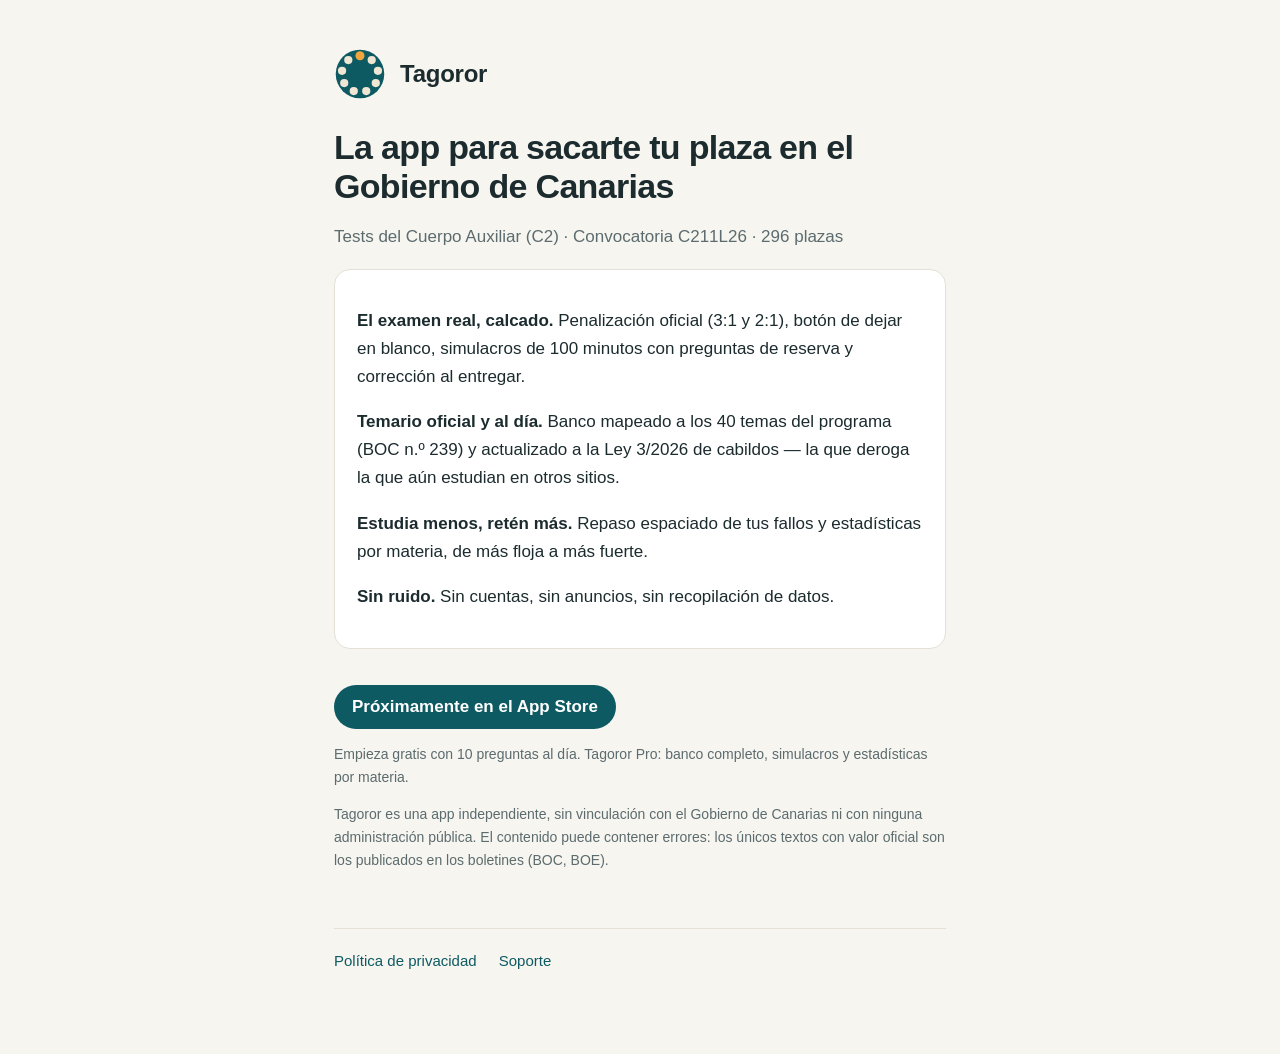
<file: index.html>
<!doctype html>
<html lang="es">
<head>
<meta charset="utf-8">
<meta name="viewport" content="width=device-width, initial-scale=1">
<title>Tagoror — Oposiciones del Gobierno de Canarias</title>
<meta name="description" content="Tests del Cuerpo Auxiliar C2 del Gobierno de Canarias con la penalización real, simulacros de examen y repaso inteligente. Temario actualizado a la Ley 3/2026.">
<link rel="stylesheet" href="styles.css">
</head>
<body>
<main>
  <header><svg width="52" height="52" viewBox="0 0 120 120" aria-hidden="true"><circle cx="60" cy="60" r="56" fill="#0e5a63"/><g fill="#efe6d3"><circle cx="87" cy="27.8" r="9.5"/><circle cx="101.4" cy="52.7" r="9.5"/><circle cx="96.4" cy="81" r="9.5"/><circle cx="74.4" cy="99.5" r="9.5"/><circle cx="45.6" cy="99.5" r="9.5"/><circle cx="23.6" cy="81" r="9.5"/><circle cx="18.6" cy="52.7" r="9.5"/><circle cx="33" cy="27.8" r="9.5"/></g><circle cx="60" cy="18" r="10.5" fill="#f0a63c"/></svg><span class="name">Tagoror</span></header>
  <h1>La app para sacarte tu plaza en el Gobierno de Canarias</h1>
  <p class="muted">Tests del Cuerpo Auxiliar (C2) · Convocatoria C211L26 · 296 plazas</p>

  <div class="card">
    <p><strong>El examen real, calcado.</strong> Penalización oficial (3:1 y 2:1), botón de dejar en blanco, simulacros de 100 minutos con preguntas de reserva y corrección al entregar.</p>
    <p><strong>Temario oficial y al día.</strong> Banco mapeado a los 40 temas del programa (BOC n.º 239) y actualizado a la Ley 3/2026 de cabildos — la que deroga la que aún estudian en otros sitios.</p>
    <p><strong>Estudia menos, retén más.</strong> Repaso espaciado de tus fallos y estadísticas por materia, de más floja a más fuerte.</p>
    <p><strong>Sin ruido.</strong> Sin cuentas, sin anuncios, sin recopilación de datos.</p>
  </div>

  <span class="badge">Próximamente en el App Store</span>
  <p class="muted" style="font-size:14px">Empieza gratis con 10 preguntas al día. Tagoror Pro: banco completo, simulacros y estadísticas por materia.</p>

  <p class="muted" style="font-size:14px">Tagoror es una app independiente, sin vinculación con el Gobierno de Canarias ni con ninguna administración pública. El contenido puede contener errores: los únicos textos con valor oficial son los publicados en los boletines (BOC, BOE).</p>

  <nav class="footer">
    <a href="privacidad.html">Política de privacidad</a>
    <a href="soporte.html">Soporte</a>
  </nav>
</main>
</body>
</html>
</file>
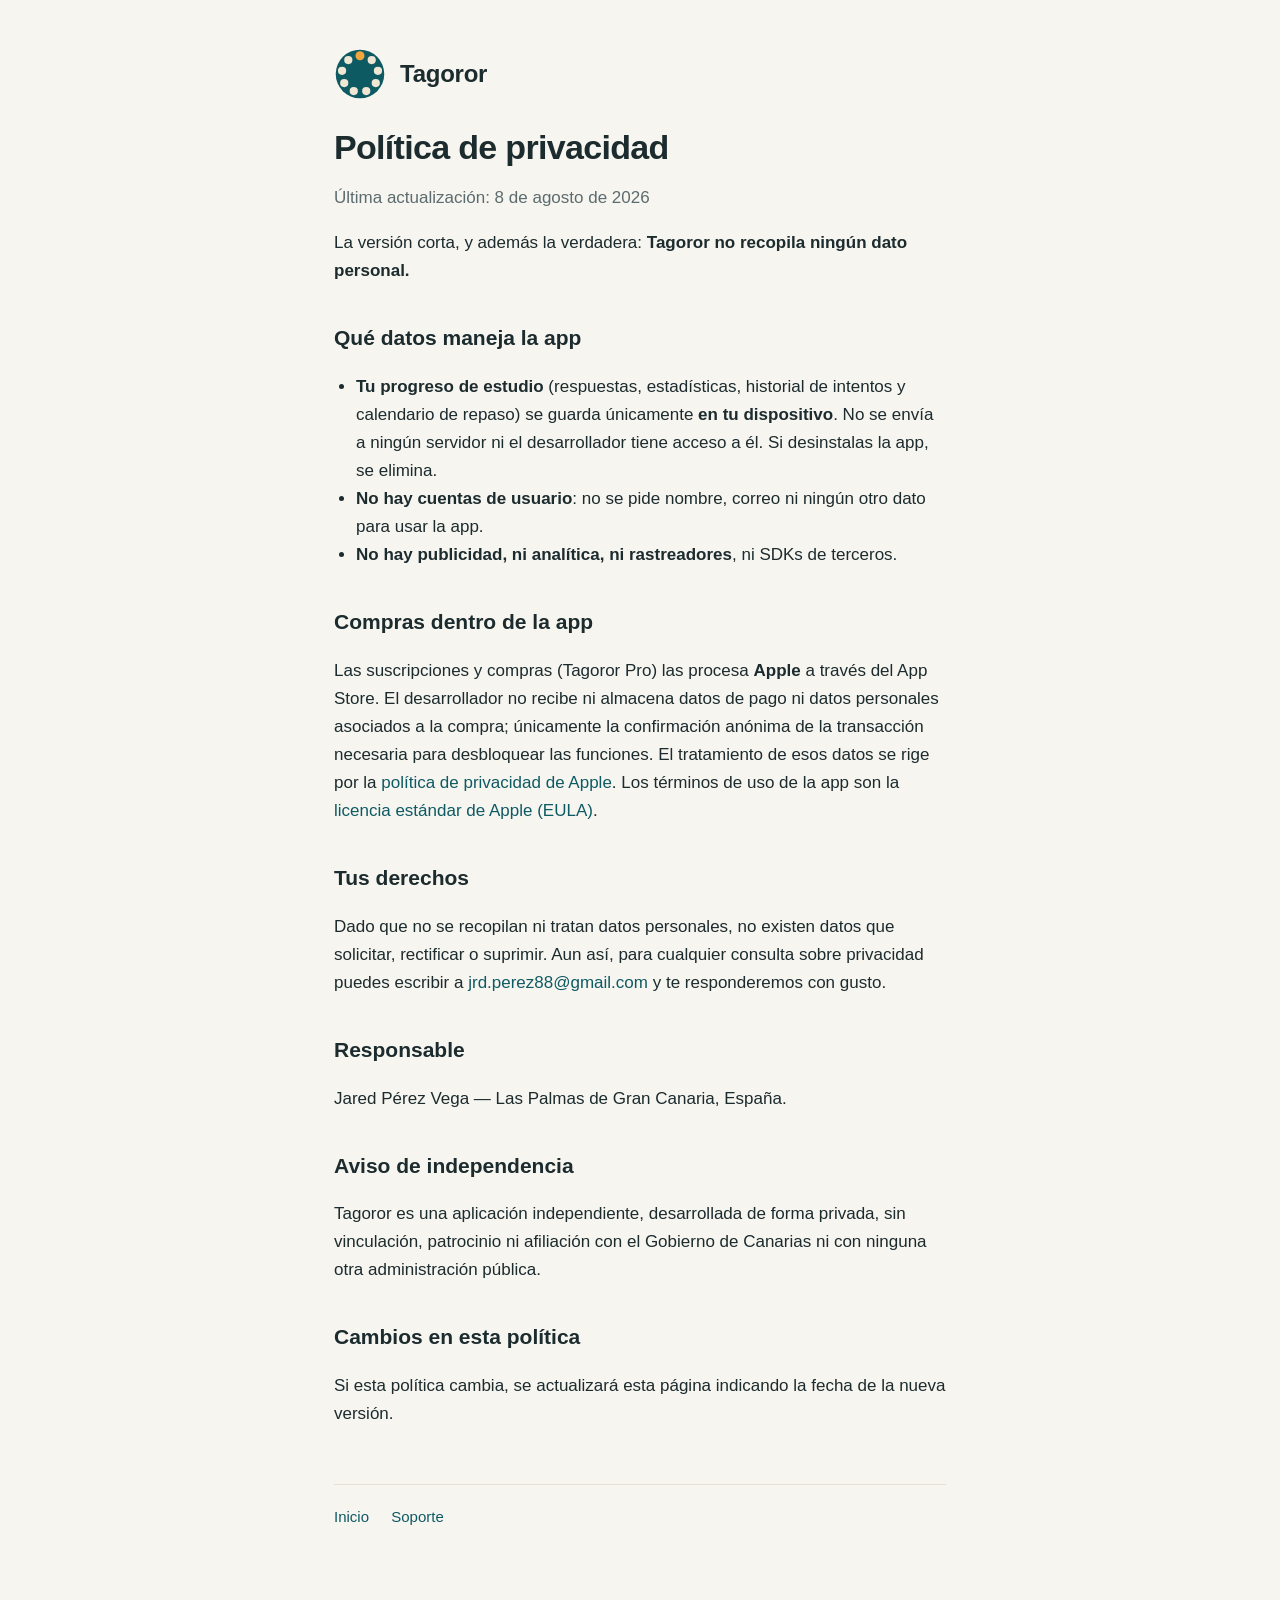
<file: privacidad.html>
<!doctype html>
<html lang="es">
<head>
<meta charset="utf-8">
<meta name="viewport" content="width=device-width, initial-scale=1">
<title>Política de privacidad — Tagoror</title>
<link rel="stylesheet" href="styles.css">
</head>
<body>
<main>
  <header><svg width="52" height="52" viewBox="0 0 120 120" aria-hidden="true"><circle cx="60" cy="60" r="56" fill="#0e5a63"/><g fill="#efe6d3"><circle cx="87" cy="27.8" r="9.5"/><circle cx="101.4" cy="52.7" r="9.5"/><circle cx="96.4" cy="81" r="9.5"/><circle cx="74.4" cy="99.5" r="9.5"/><circle cx="45.6" cy="99.5" r="9.5"/><circle cx="23.6" cy="81" r="9.5"/><circle cx="18.6" cy="52.7" r="9.5"/><circle cx="33" cy="27.8" r="9.5"/></g><circle cx="60" cy="18" r="10.5" fill="#f0a63c"/></svg><span class="name">Tagoror</span></header>
  <h1>Política de privacidad</h1>
  <p class="muted">Última actualización: 8 de agosto de 2026</p>

  <p>La versión corta, y además la verdadera: <strong>Tagoror no recopila ningún dato personal.</strong></p>

  <h2>Qué datos maneja la app</h2>
  <ul>
    <li><strong>Tu progreso de estudio</strong> (respuestas, estadísticas, historial de intentos y calendario de repaso) se guarda únicamente <strong>en tu dispositivo</strong>. No se envía a ningún servidor ni el desarrollador tiene acceso a él. Si desinstalas la app, se elimina.</li>
    <li><strong>No hay cuentas de usuario</strong>: no se pide nombre, correo ni ningún otro dato para usar la app.</li>
    <li><strong>No hay publicidad, ni analítica, ni rastreadores</strong>, ni SDKs de terceros.</li>
  </ul>

  <h2>Compras dentro de la app</h2>
  <p>Las suscripciones y compras (Tagoror Pro) las procesa <strong>Apple</strong> a través del App Store. El desarrollador no recibe ni almacena datos de pago ni datos personales asociados a la compra; únicamente la confirmación anónima de la transacción necesaria para desbloquear las funciones. El tratamiento de esos datos se rige por la <a href="https://www.apple.com/legal/privacy/es/">política de privacidad de Apple</a>. Los términos de uso de la app son la <a href="https://www.apple.com/legal/internet-services/itunes/dev/stdeula/">licencia estándar de Apple (EULA)</a>.</p>

  <h2>Tus derechos</h2>
  <p>Dado que no se recopilan ni tratan datos personales, no existen datos que solicitar, rectificar o suprimir. Aun así, para cualquier consulta sobre privacidad puedes escribir a <a href="mailto:jrd.perez88@gmail.com">jrd.perez88@gmail.com</a> y te responderemos con gusto.</p>

  <h2>Responsable</h2>
  <p>Jared Pérez Vega — Las Palmas de Gran Canaria, España.</p>

  <h2>Aviso de independencia</h2>
  <p>Tagoror es una aplicación independiente, desarrollada de forma privada, sin vinculación, patrocinio ni afiliación con el Gobierno de Canarias ni con ninguna otra administración pública.</p>

  <h2>Cambios en esta política</h2>
  <p>Si esta política cambia, se actualizará esta página indicando la fecha de la nueva versión.</p>

  <nav class="footer">
    <a href="index.html">Inicio</a>
    <a href="soporte.html">Soporte</a>
  </nav>
</main>
</body>
</html>
</file>
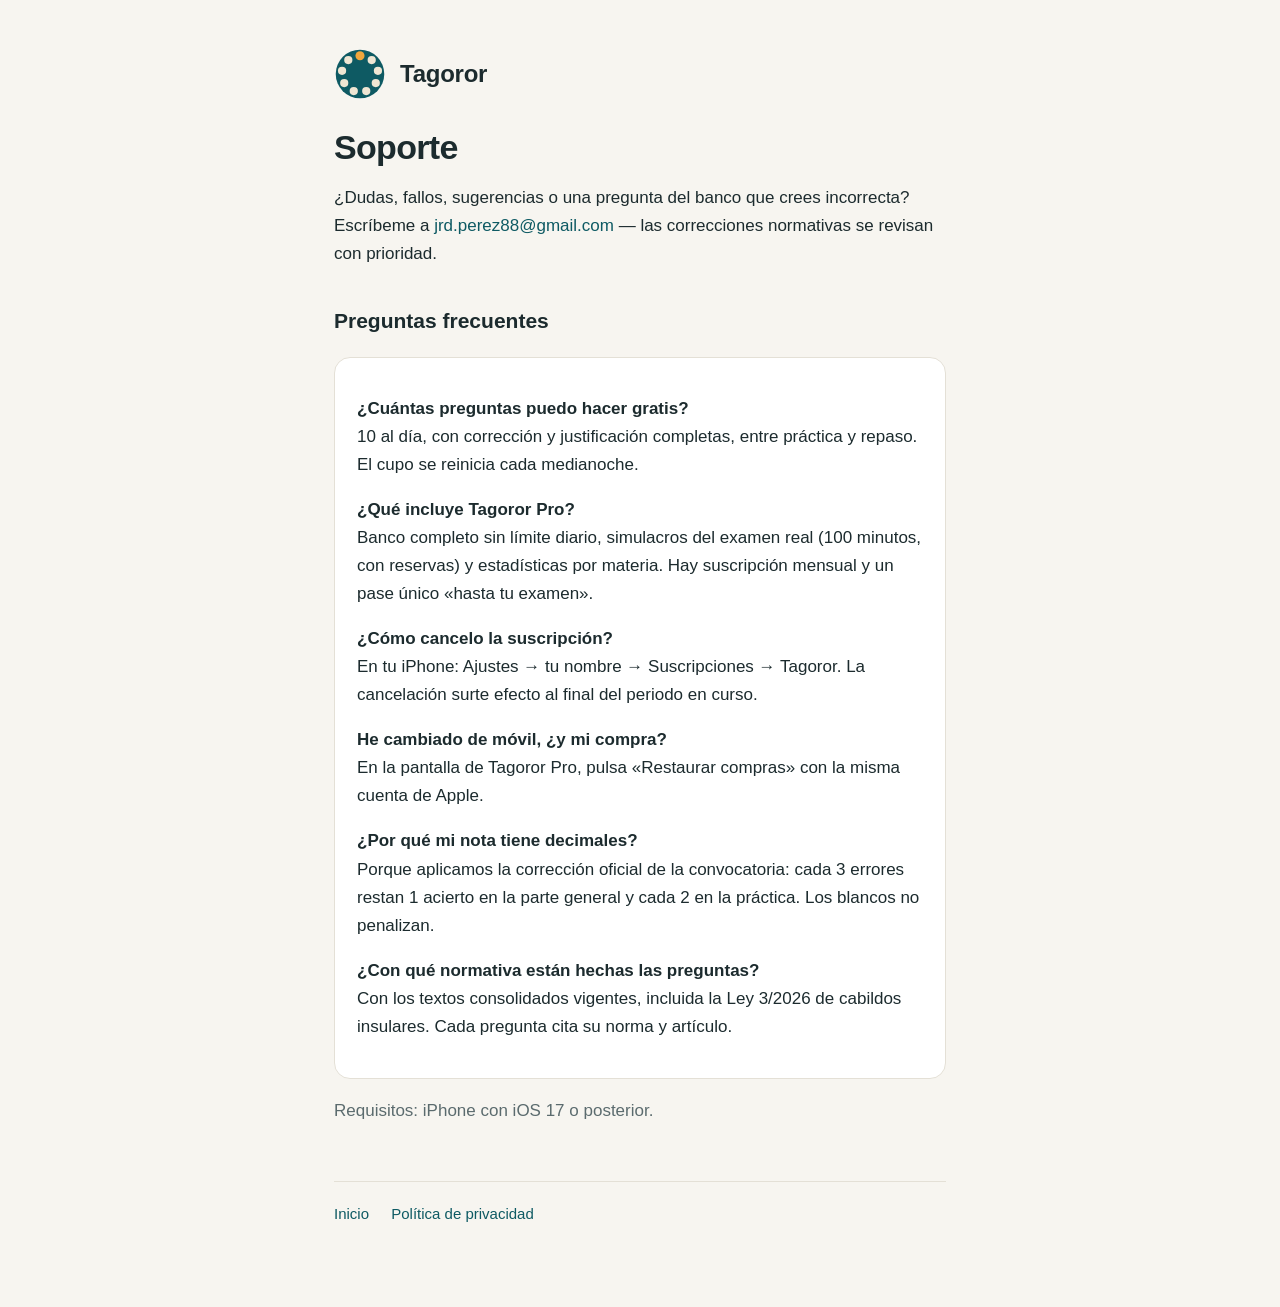
<file: soporte.html>
<!doctype html>
<html lang="es">
<head>
<meta charset="utf-8">
<meta name="viewport" content="width=device-width, initial-scale=1">
<title>Soporte — Tagoror</title>
<link rel="stylesheet" href="styles.css">
</head>
<body>
<main>
  <header><svg width="52" height="52" viewBox="0 0 120 120" aria-hidden="true"><circle cx="60" cy="60" r="56" fill="#0e5a63"/><g fill="#efe6d3"><circle cx="87" cy="27.8" r="9.5"/><circle cx="101.4" cy="52.7" r="9.5"/><circle cx="96.4" cy="81" r="9.5"/><circle cx="74.4" cy="99.5" r="9.5"/><circle cx="45.6" cy="99.5" r="9.5"/><circle cx="23.6" cy="81" r="9.5"/><circle cx="18.6" cy="52.7" r="9.5"/><circle cx="33" cy="27.8" r="9.5"/></g><circle cx="60" cy="18" r="10.5" fill="#f0a63c"/></svg><span class="name">Tagoror</span></header>
  <h1>Soporte</h1>
  <p>¿Dudas, fallos, sugerencias o una pregunta del banco que crees incorrecta? Escríbeme a <a href="mailto:jrd.perez88@gmail.com">jrd.perez88@gmail.com</a> — las correcciones normativas se revisan con prioridad.</p>

  <h2>Preguntas frecuentes</h2>
  <div class="card">
    <p><strong>¿Cuántas preguntas puedo hacer gratis?</strong><br>10 al día, con corrección y justificación completas, entre práctica y repaso. El cupo se reinicia cada medianoche.</p>
    <p><strong>¿Qué incluye Tagoror Pro?</strong><br>Banco completo sin límite diario, simulacros del examen real (100 minutos, con reservas) y estadísticas por materia. Hay suscripción mensual y un pase único «hasta tu examen».</p>
    <p><strong>¿Cómo cancelo la suscripción?</strong><br>En tu iPhone: Ajustes → tu nombre → Suscripciones → Tagoror. La cancelación surte efecto al final del periodo en curso.</p>
    <p><strong>He cambiado de móvil, ¿y mi compra?</strong><br>En la pantalla de Tagoror Pro, pulsa «Restaurar compras» con la misma cuenta de Apple.</p>
    <p><strong>¿Por qué mi nota tiene decimales?</strong><br>Porque aplicamos la corrección oficial de la convocatoria: cada 3 errores restan 1 acierto en la parte general y cada 2 en la práctica. Los blancos no penalizan.</p>
    <p><strong>¿Con qué normativa están hechas las preguntas?</strong><br>Con los textos consolidados vigentes, incluida la Ley 3/2026 de cabildos insulares. Cada pregunta cita su norma y artículo.</p>
  </div>

  <p class="muted">Requisitos: iPhone con iOS 17 o posterior.</p>

  <nav class="footer">
    <a href="index.html">Inicio</a>
    <a href="privacidad.html">Política de privacidad</a>
  </nav>
</main>
</body>
</html>
</file>
<file: styles.css>
:root {
  --bg: #f7f5f0; --card: #ffffff; --text: #1c2b2e; --muted: #5b6b6e;
  --accent: #0e5a63; --accent-soft: #2aa5ad; --amber: #f0a63c; --border: #e4e0d6;
}
@media (prefers-color-scheme: dark) {
  :root {
    --bg: #0b1e24; --card: #12303a; --text: #e8ede9; --muted: #9fb3b0;
    --accent: #35d0c6; --accent-soft: #2aa5ad; --border: #1d4450;
  }
}
* { box-sizing: border-box; }
body {
  margin: 0; background: var(--bg); color: var(--text);
  font: 17px/1.65 -apple-system, BlinkMacSystemFont, "Segoe UI", Roboto, sans-serif;
}
main { max-width: 660px; margin: 0 auto; padding: 48px 24px 80px; }
header { display: flex; align-items: center; gap: 14px; margin-bottom: 8px; }
header svg { flex: none; }
header .name { font-size: 24px; font-weight: 700; letter-spacing: -0.01em; }
h1 { font-size: 34px; letter-spacing: -0.02em; line-height: 1.15; margin: 28px 0 8px; }
h2 { font-size: 21px; margin: 36px 0 8px; }
p, li { color: var(--text); }
.muted { color: var(--muted); }
a { color: var(--accent); text-decoration: none; }
a:hover { text-decoration: underline; }
.card {
  background: var(--card); border: 1px solid var(--border);
  border-radius: 16px; padding: 20px 22px; margin: 18px 0;
}
nav.footer { margin-top: 56px; padding-top: 20px; border-top: 1px solid var(--border); font-size: 15px; }
nav.footer a { margin-right: 18px; }
.badge {
  display: inline-block; background: var(--accent); color: #fff;
  border-radius: 999px; padding: 8px 18px; font-weight: 600; margin-top: 18px;
}
@media (prefers-color-scheme: dark) { .badge { color: #062226; } }
ul { padding-left: 22px; }
</file>
